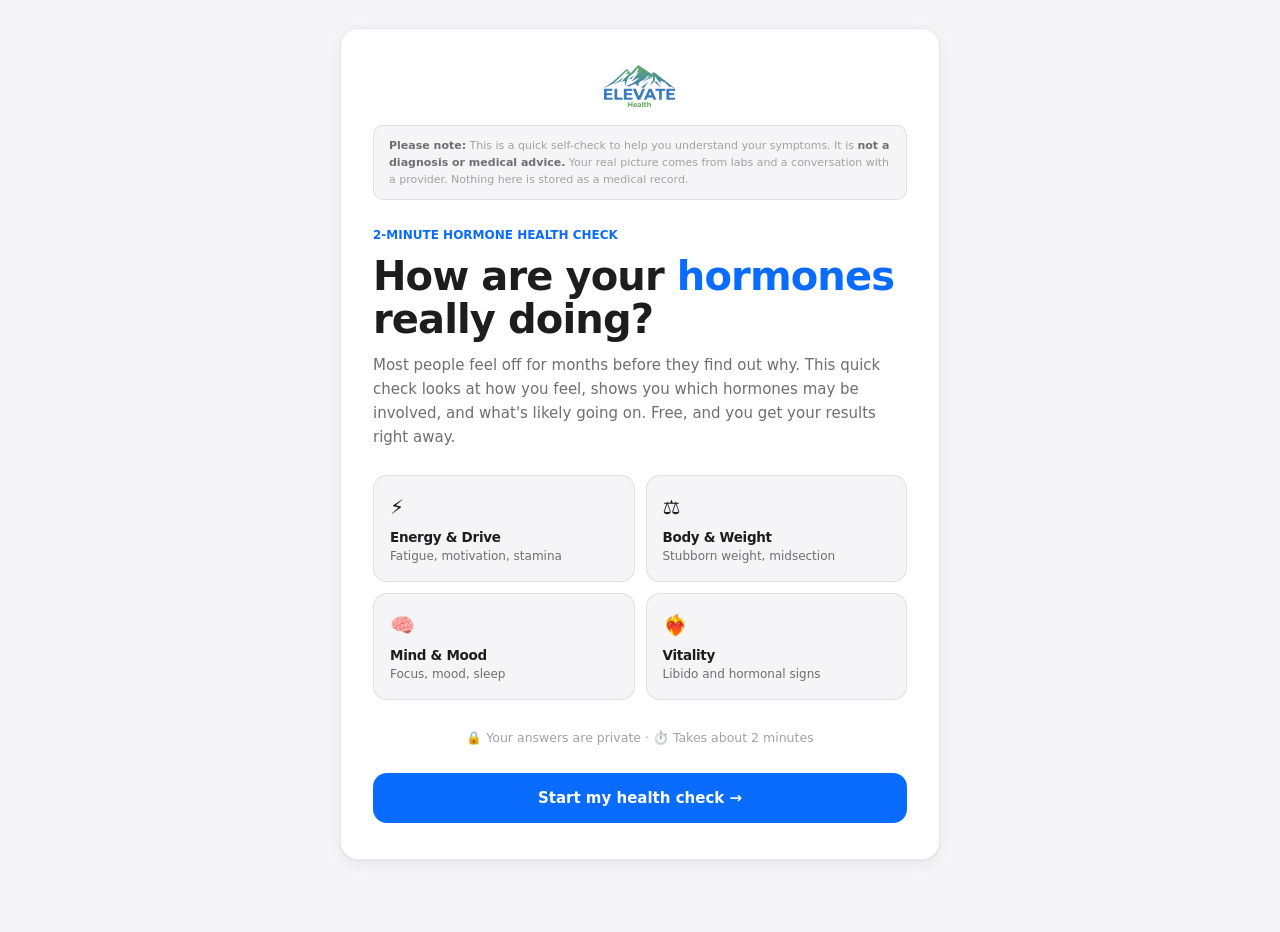
<file: elevate_hormone_health_check.html>
<!DOCTYPE html>
<html lang="en">
<head>
<meta charset="UTF-8">
<meta name="viewport" content="width=device-width, initial-scale=1.0">
<title>Hormone Health Check | Elevate Health & Hormones</title>
<style>
:root{
  --bg:#FFFFFF;--bg-2:#F5F5F7;--bg-3:#ECECEF;
  --ink:#1D1D1F;--ink-soft:#6E6E73;--ink-mute:#A1A1A6;
  --blue:#0A6CFF;--blue-2:#0858D6;--blue-3:#4E97FF;--blue-tint:#E8F0FF;
  --mint:#1FB87E;--mint-2:#138A5E;--mint-tint:#E2F5EC;
  --amber:#E8920A;--amber-tint:#FBF0DD;--red:#E5484D;--red-tint:#FBE9E9;
  --rule:rgba(0,0,0,0.09);--rule-soft:rgba(0,0,0,0.05);
  --shadow:0 1px 2px rgba(0,0,0,0.04),0 4px 16px rgba(0,0,0,0.06);
  --r-sm:10px;--r-md:14px;--r-lg:18px;--r-pill:980px;
  --display:-apple-system,BlinkMacSystemFont,"SF Pro Display","Inter",ui-sans-serif,system-ui,sans-serif;
  --sans:-apple-system,BlinkMacSystemFont,"SF Pro Text","Inter",ui-sans-serif,system-ui,sans-serif;
  --mono:ui-monospace,"SF Mono","JetBrains Mono",monospace;
}
*,*::before,*::after{margin:0;padding:0;box-sizing:border-box}
html{font-size:16px;-webkit-font-smoothing:antialiased;text-rendering:optimizeLegibility}
body{font-family:var(--sans);background:var(--bg-2);color:var(--ink);line-height:1.55;min-height:100vh}
h1,h2,h3,h4{font-family:var(--display);font-weight:600;letter-spacing:-0.022em;line-height:1.08}
a{color:inherit;text-decoration:none}
button{font-family:inherit;cursor:pointer}
.wrap{max-width:640px;margin:0 auto;padding:28px 20px 72px}
.card-shell{background:var(--bg);border:1px solid var(--rule);border-radius:var(--r-lg);box-shadow:var(--shadow);padding:36px 32px}
@media(max-width:560px){.card-shell{padding:26px 20px}.wrap{padding:18px 14px 56px}}
.brandbar{display:flex;align-items:center;justify-content:center;margin-bottom:18px}
.brandbar img{height:42px;width:auto}
.disclaimer{background:var(--bg-2);border:1px solid var(--rule);border-radius:var(--r-sm);padding:11px 15px;margin-bottom:26px}
.disclaimer p{font-size:11px;color:var(--ink-mute);line-height:1.55}
.disclaimer strong{color:var(--ink-soft)}
.screen{display:none;animation:fade .4s ease}
.screen.active{display:block}
@keyframes fade{from{opacity:0;transform:translateY(10px)}to{opacity:1;transform:translateY(0)}}
.eyebrow{font-size:12px;font-weight:600;color:var(--blue);margin-bottom:10px}
h1{font-size:clamp(28px,5vw,40px);margin-bottom:12px}
h2{font-size:clamp(22px,3.4vw,30px);margin-bottom:8px}
.sub{font-size:15px;color:var(--ink-soft);line-height:1.6;margin-bottom:26px}
.prog-wrap{margin-bottom:26px}
.prog-top{display:flex;justify-content:space-between;align-items:center;margin-bottom:8px}
.prog-label{font-size:13px;font-weight:600;color:var(--ink)}
.prog-count{font-size:12px;color:var(--ink-mute);font-family:var(--mono)}
.prog-bar{height:5px;background:var(--bg-3);border-radius:3px;overflow:hidden}
.prog-fill{height:100%;background:var(--blue);border-radius:3px;transition:width .4s cubic-bezier(.2,.7,0,1)}
.qtag{display:inline-flex;align-items:center;gap:7px;font-size:11px;font-weight:600;color:var(--ink-soft);background:var(--bg-2);border:1px solid var(--rule);padding:5px 11px;border-radius:var(--r-pill);margin-bottom:14px}
.qtag .ic{font-size:13px}
.qtext{font-size:19px;font-weight:600;font-family:var(--display);letter-spacing:-0.018em;line-height:1.3;margin-bottom:8px;color:var(--ink)}
.qhelp{font-size:13.5px;color:var(--ink-soft);margin-bottom:18px;line-height:1.5}
.option{background:var(--bg);border:1.5px solid var(--rule);border-radius:var(--r-md);padding:15px 17px;cursor:pointer;transition:all .16s;display:flex;align-items:center;gap:13px;margin-bottom:9px}
.option:hover{border-color:var(--blue-3);background:var(--blue-tint)}
.option.selected{border-color:var(--blue);background:var(--blue-tint)}
.option .dot{width:20px;height:20px;min-width:20px;border-radius:50%;border:2px solid var(--ink-mute);transition:all .16s;display:flex;align-items:center;justify-content:center}
.option.selected .dot{border-color:var(--blue);background:var(--blue)}
.option .dot::after{content:'';width:8px;height:8px;border-radius:50%;background:#fff;opacity:0;transition:opacity .16s}
.option.selected .dot::after{opacity:1}
.option span{font-size:14.5px;color:var(--ink-soft);transition:color .16s}
.option.selected span{color:var(--ink);font-weight:500}
/* checkbox variant for women's clusters */
.check{background:var(--bg);border:1.5px solid var(--rule);border-radius:var(--r-sm);padding:12px 15px;cursor:pointer;transition:all .14s;display:flex;align-items:flex-start;gap:12px;margin-bottom:8px}
.check:hover{border-color:var(--blue-3);background:var(--blue-tint)}
.check.checked{border-color:var(--blue);background:var(--blue-tint)}
.check .box{width:20px;height:20px;min-width:20px;border-radius:6px;border:2px solid var(--ink-mute);transition:all .14s;display:flex;align-items:center;justify-content:center;margin-top:1px}
.check.checked .box{border-color:var(--blue);background:var(--blue)}
.check .box svg{opacity:0;transition:opacity .14s}
.check.checked .box svg{opacity:1}
.check span{font-size:14px;color:var(--ink-soft);line-height:1.4;transition:color .14s}
.check.checked span{color:var(--ink);font-weight:500}
.none-row{margin-top:4px}
.cluster-count{font-size:12px;color:var(--ink-mute);margin:2px 0 16px;font-family:var(--mono)}
.fork-grid{display:grid;grid-template-columns:1fr 1fr;gap:12px;margin-bottom:8px}
.fork-card{background:var(--bg);border:1.5px solid var(--rule);border-radius:var(--r-md);padding:26px 18px;text-align:center;cursor:pointer;transition:all .16s}
.fork-card:hover{border-color:var(--blue-3);background:var(--blue-tint);transform:translateY(-2px)}
.fork-card .fic{font-size:34px;margin-bottom:10px}
.fork-card .fname{font-size:16px;font-weight:600;font-family:var(--display);color:var(--ink)}
@media(max-width:440px){.fork-grid{grid-template-columns:1fr}}
.nav-row{display:flex;gap:11px;margin-top:26px}
.btn-back{background:var(--bg);border:1px solid var(--rule);border-radius:var(--r-md);padding:13px 24px;color:var(--ink-soft);font-size:14px;font-weight:500;transition:all .16s}
.btn-back:hover{border-color:var(--ink-mute);color:var(--ink)}
.btn-next{background:var(--blue);border:none;border-radius:var(--r-md);padding:13px 34px;color:#fff;font-size:14px;font-weight:600;transition:all .16s;flex:1}
.btn-next:hover{background:var(--blue-2)}
.btn-next:disabled{background:var(--bg-3);color:var(--ink-mute);cursor:not-allowed}
.btn-cta{background:var(--blue);border:none;border-radius:var(--r-md);padding:16px 36px;color:#fff;font-size:15px;font-weight:600;transition:all .16s;display:inline-flex;align-items:center;justify-content:center;gap:8px;width:100%}
.btn-cta:hover{background:var(--blue-2);transform:translateY(-1px)}
.feat-grid{display:grid;grid-template-columns:1fr 1fr;gap:11px;margin-bottom:28px}
.feat{background:var(--bg-2);border:1px solid var(--rule);border-radius:var(--r-md);padding:16px 16px}
.feat .ic{font-size:20px;margin-bottom:7px}
.feat h3{font-size:13.5px;font-weight:600;font-family:var(--display);color:var(--ink);margin-bottom:3px}
.feat p{font-size:12px;color:var(--ink-soft);line-height:1.45}
@media(max-width:480px){.feat-grid{grid-template-columns:1fr}}
.meta-line{font-size:12.5px;color:var(--ink-mute);display:flex;align-items:center;gap:7px;margin-bottom:26px;justify-content:center}
.gate{text-align:center}
.blur-score{font-family:var(--mono);font-size:64px;font-weight:700;color:var(--blue);filter:blur(11px);margin:14px 0 6px;user-select:none}
.gate .sub{max-width:430px;margin-left:auto;margin-right:auto}
.input-group{display:flex;flex-direction:column;gap:10px;max-width:380px;margin:22px auto 14px}
.input-group input{background:var(--bg);border:1.5px solid var(--rule);border-radius:var(--r-md);padding:14px 16px;color:var(--ink);font-family:var(--sans);font-size:15px;outline:none;transition:border-color .16s;width:100%}
.input-group input:focus{border-color:var(--blue)}
.input-group input::placeholder{color:var(--ink-mute)}
.gate-fine{font-size:11px;color:var(--ink-mute);margin-top:6px;line-height:1.5}
.ring-wrap{display:flex;justify-content:center;margin:8px 0 4px}
.ring{position:relative;width:188px;height:188px}
.ring svg{transform:rotate(-90deg)}
.ring .bg-ring{fill:none;stroke:var(--bg-3);stroke-width:11}
.ring .fg-ring{fill:none;stroke:var(--blue);stroke-width:11;stroke-linecap:round;transition:stroke-dashoffset 1.4s cubic-bezier(.2,.7,0,1)}
.ring-center{position:absolute;inset:0;display:flex;flex-direction:column;align-items:center;justify-content:center}
.ring-num{font-family:var(--mono);font-size:48px;font-weight:700;color:var(--ink)}
.ring-of{font-size:12px;color:var(--ink-mute);font-family:var(--mono);margin-top:-2px}
.tier-badge{display:inline-flex;align-items:center;gap:8px;padding:8px 18px;border-radius:var(--r-pill);font-size:13px;font-weight:700;letter-spacing:.3px;margin:14px 0 6px}
.tier-strong{background:var(--mint-tint);color:var(--mint-2)}
.tier-slipping{background:var(--blue-tint);color:var(--blue-2)}
.tier-low{background:var(--amber-tint);color:var(--amber)}
.tier-empty{background:var(--red-tint);color:var(--red)}
.headline-card{background:var(--bg-2);border:1px solid var(--rule);border-radius:var(--r-md);padding:20px 22px;margin:22px 0;text-align:left}
.headline-card .hl-label{font-size:11px;font-weight:600;color:var(--blue);margin-bottom:7px}
.headline-card h3{font-size:18px;font-weight:600;font-family:var(--display);color:var(--ink);margin-bottom:8px;line-height:1.25}
.headline-card p{font-size:13.5px;color:var(--ink-soft);line-height:1.6}
.bars-sec{margin:26px 0}
.bars-title{font-size:13px;font-weight:600;color:var(--ink);margin-bottom:16px;display:flex;align-items:center;gap:8px}
.bar-row{margin-bottom:15px}
.bar-top{display:flex;align-items:center;justify-content:space-between;margin-bottom:6px}
.bar-name{font-size:13px;font-weight:500;color:var(--ink);display:flex;align-items:center;gap:7px}
.bar-name .ic{font-size:14px}
.bar-pct{font-family:var(--mono);font-size:13px;font-weight:700}
.focus-tag{font-size:9px;font-weight:700;color:var(--amber);background:var(--amber-tint);padding:3px 8px;border-radius:var(--r-pill);letter-spacing:.4px;margin-left:8px}
.bar-track{height:8px;background:var(--bg-3);border-radius:4px;overflow:hidden}
.bar-fill{height:100%;border-radius:4px;transition:width 1s cubic-bezier(.2,.7,0,1) .25s}
/* women's lit-up cluster list */
.lit-sec{margin:26px 0}
.lit-row{display:flex;align-items:center;justify-content:space-between;background:var(--bg-2);border:1px solid var(--rule);border-radius:var(--r-md);padding:13px 16px;margin-bottom:9px}
.lit-row.hot{border-color:var(--amber);background:var(--amber-tint)}
.lit-name{font-size:14px;font-weight:600;color:var(--ink)}
.lit-meta{font-size:12px;color:var(--ink-soft);margin-top:2px}
.lit-count{font-family:var(--mono);font-size:15px;font-weight:700;color:var(--blue);min-width:54px;text-align:right}
.lit-row.hot .lit-count{color:var(--amber)}
.cta-box{background:var(--blue);border-radius:var(--r-lg);padding:26px 26px;margin:28px 0 8px;text-align:center}
.cta-box h3{font-size:19px;font-weight:600;color:#fff;margin-bottom:8px;font-family:var(--display)}
.cta-box p{font-size:13.5px;color:rgba(255,255,255,.9);line-height:1.6;margin-bottom:18px}
.cta-box .btn-cta{background:#fff;color:var(--blue)}
.cta-box .btn-cta:hover{background:#f0f5ff}
.cta-fine{font-size:11.5px;color:rgba(255,255,255,.78);margin-top:13px}
.final-disc{background:var(--bg-2);border:1px solid var(--rule);border-radius:var(--r-sm);padding:15px 18px;margin-top:30px}
.final-disc p{font-size:10.5px;color:var(--ink-mute);line-height:1.7}
.final-disc strong{color:var(--ink-soft)}
.confirm-mail{font-size:12.5px;color:var(--mint-2);background:var(--mint-tint);border-radius:var(--r-sm);padding:11px 15px;margin-top:18px;text-align:center;font-weight:500}
</style>
</head>
<body>
<div class="wrap">
<div class="card-shell">

  <div class="brandbar"><img src="[data-uri]" alt="Elevate Health & Hormones"></div>
  <div class="disclaimer"><p><strong>Please note:</strong> This is a quick self-check to help you understand your symptoms. It is <strong>not a diagnosis or medical advice.</strong> Your real picture comes from labs and a conversation with a provider. Nothing here is stored as a medical record.</p></div>

  <!-- INTRO -->
  <div class="screen active" id="s-intro">
    <div class="eyebrow">2-MINUTE HORMONE HEALTH CHECK</div>
    <h1>How are your <span style="color:var(--blue)">hormones</span> really doing?</h1>
    <p class="sub">Most people feel off for months before they find out why. This quick check looks at how you feel, shows you which hormones may be involved, and what's likely going on. Free, and you get your results right away.</p>
    <div class="feat-grid">
      <div class="feat"><div class="ic">⚡</div><h3>Energy &amp; Drive</h3><p>Fatigue, motivation, stamina</p></div>
      <div class="feat"><div class="ic">⚖️</div><h3>Body &amp; Weight</h3><p>Stubborn weight, midsection</p></div>
      <div class="feat"><div class="ic">🧠</div><h3>Mind &amp; Mood</h3><p>Focus, mood, sleep</p></div>
      <div class="feat"><div class="ic">❤️‍🔥</div><h3>Vitality</h3><p>Libido and hormonal signs</p></div>
    </div>
    <div class="meta-line">🔒 Your answers are private · ⏱️ Takes about 2 minutes</div>
    <button class="btn-cta" onclick="startQuiz()">Start my health check →</button>
  </div>

  <!-- QUESTIONS -->
  <div class="screen" id="s-quiz">
    <div class="prog-wrap">
      <div class="prog-top"><span class="prog-label" id="q-domain">—</span><span class="prog-count" id="q-count">1</span></div>
      <div class="prog-bar"><div class="prog-fill" id="q-fill" style="width:0%"></div></div>
    </div>
    <div id="q-body"></div>
    <div class="nav-row">
      <button class="btn-back" id="q-back" onclick="prevQ()">Back</button>
      <button class="btn-next" id="q-next" onclick="nextQ()" disabled>Continue</button>
    </div>
  </div>

  <!-- EMAIL GATE -->
  <div class="screen" id="s-gate">
    <div class="gate">
      <h2>Your results are ready</h2>
      <div class="blur-score" id="blur-score">72</div>
      <p class="sub">Enter your name and email to see your full results, which hormones may be involved, and what's likely driving how you feel. We'll send you a copy too.</p>
      <div class="input-group">
        <input type="text" id="g-name" placeholder="First name" autocomplete="given-name">
        <input type="email" id="g-email" placeholder="Email address" autocomplete="email">
      </div>
      <button class="btn-cta" onclick="submitGate()">Show my results →</button>
      <p class="gate-fine">🔒 We'll never share your info. No spam — just your results and how we can help.</p>
    </div>
  </div>

  <!-- RESULTS -->
  <div class="screen" id="s-results">
    <div style="text-align:center">
      <div class="eyebrow" id="r-greet">YOUR HORMONE HEALTH CHECK</div>
      <div class="ring-wrap"><div class="ring">
        <svg width="188" height="188" viewBox="0 0 188 188">
          <circle class="bg-ring" cx="94" cy="94" r="82"></circle>
          <circle class="fg-ring" id="r-ring" cx="94" cy="94" r="82"></circle>
        </svg>
        <div class="ring-center"><div class="ring-num" id="r-num">0</div><div class="ring-of">out of 100</div></div>
      </div></div>
      <div class="tier-badge" id="r-tier">—</div>
    </div>
    <div class="headline-card">
      <div class="hl-label" id="r-hl-label">WHAT YOUR ANSWERS POINT TO</div>
      <h3 id="r-hl-title">—</h3>
      <p id="r-hl-body">—</p>
    </div>
    <div id="r-detail"></div>
    <div class="cta-box">
      <h3 id="r-cta-title">Find out what's really going on</h3>
      <p id="r-cta-body">Your free call is the next step. A few minutes with our team — we'll look at your check together, point out what's likely driving how you feel, and walk you through how we'd help. Starts with labs, no pressure.</p>
      <button class="btn-cta" onclick="bookCall()">Book my free call →</button>
      <p class="cta-fine">5–15 minutes · No cost · No commitment</p>
    </div>
    <div class="confirm-mail" id="r-mail-confirm" style="display:none">✓ A copy of your results is on its way to your inbox.</div>
    <div class="final-disc"><p><strong>Disclaimer:</strong> This self-check is for educational purposes only and is not medical advice, diagnosis, or treatment. Results are based only on your answers and do not reflect your actual hormone levels, which require lab testing. No information here should be used to start, stop, or change any treatment. Always consult a qualified healthcare provider. Elevate Health &amp; Hormones does not store this self-check as part of your medical record.</p></div>
  </div>

</div>
</div>

<script>
/* ============================================================
   ELEVATE HORMONE HEALTH CHECK v2
   Men's path: 4-domain scored model (unchanged).
   Women's path: per-hormone symptom-cluster CHECKLIST model.
     - 8 hormone clusters, each a checkbox list of her JotForm symptoms.
     - The DENSITY of checks across clusters is the conversion mechanism
       (self-identification). Each checked symptom logs as a tag in GHL.
     - Still non-diagnostic. CTA = book the free call. No protocols/compounds.
   NO PHI stored.
   ============================================================ */

/* ---------- MEN: 4-domain scored ---------- */
const DOMAINS = {
  energy:{name:'Energy & Drive',ic:'⚡'}, body:{name:'Body & Weight',ic:'⚖️'},
  mind:{name:'Mind & Mood',ic:'🧠'}, vital:{name:'Vitality',ic:'❤️‍🔥'}
};
const DOMAIN_ORDER=['energy','body','mind','vital'];
function Q(domain,text,opts){return{domain,text,options:opts};}
const MEN_Q=[
  Q('energy',"How often do you feel tired, even after a full night's sleep?",[
    {label:'Almost every day — I never feel rested',score:0},{label:'Several days a week',score:1},
    {label:'Once in a while',score:2},{label:'Rarely — I wake up rested',score:3}]),
  Q('energy',"How would you rate your get-up-and-go — your drive and motivation lately?",[
    {label:'Gone — I push through on empty',score:0},{label:'Lower than it used to be',score:1},
    {label:'Pretty good most days',score:2},{label:'Strong — I feel driven',score:3}]),
  Q('body',"How hard is it to manage your weight, especially around your midsection?",[
    {label:"Very hard — it won't budge no matter what",score:0},{label:'Harder than it should be',score:1},
    {label:'A little, but manageable',score:2},{label:'Not an issue for me',score:3}]),
  Q('body',"Compared to a few years ago, how is your strength and body composition?",[
    {label:'Noticeably softer / weaker',score:0},{label:'Slipping a bit',score:1},
    {label:'About the same',score:2},{label:'As good or better',score:3}]),
  Q('mind',"How often do you deal with brain fog or trouble focusing?",[
    {label:'Constantly — I lose my train of thought',score:0},{label:'Often',score:1},
    {label:'Now and then',score:2},{label:'Rarely — I feel sharp',score:3}]),
  Q('mind',"How's your mood and sleep been — irritability, low mood, restless nights?",[
    {label:'Rough on both',score:0},{label:'Up and down',score:1},
    {label:'Mostly steady',score:2},{label:'Good — even and rested',score:3}]),
  Q('vital',"How is your sex drive / libido these days?",[
    {label:'Very low or gone',score:0},{label:'Lower than it used to be',score:1},
    {label:'Decent',score:2},{label:'Strong',score:3}]),
  Q('vital',"Any signs you'd tie to lower testosterone — low drive, performance, recovery?",[
    {label:'Several, and they bother me',score:0},{label:'One or two',score:1},
    {label:'Maybe slightly',score:2},{label:'None really',score:3}]),
];

/* ---------- WOMEN: hormone-cluster checklists ---------- */
const WOMEN_CLUSTERS = [["high_cortisol", "High Cortisol", ["Weight gain, especially around the middle", "Feeling wired, yet exhausted", "Muscle weakness", "Brain fog or fuzzy thinking", "Shaky between meals / can't go a few hours without eating", "Indigestion, ulcers, or acid reflux (GERD)", "Irregular menstrual cycles"]], ["low_cortisol", "Low Cortisol", ["Fuzzy thinking / brain fog", "Frequent headaches", "Agitated, irritable, or weepy before my period", "Bloating in ankles and belly / fluid retention (gain 3-5 lbs before period)", "Swollen or painful breasts", "Weight gain", "Itchy or restless legs, especially at night"]], ["estrogen_dominance", "Estrogen Dominance (High Estrogen)", ["Bloating, puffiness, or water retention", "Weight gain in the hips, midsection & thighs", "Mood swings, PMS, anxiety, or irritability", "Weepiness, sometimes over silly things", "Migraines or other headaches", "Brain fog", "Gallbladder problems (or had it removed)"]], ["low_estrogen", "Low Estrogen", ["Dry skin", "Heart palpitations", "Sun damage more obvious on chest, face & shoulders", "Painful intercourse", "Periods fewer than 3 days", "Recent injuries (wrists, shoulders, lower back, knees) / lost interest in exercise", "Memory loss (walk into a room and forget why, or blank mid-sentence)", "Mood swings or emotional fragility vs. 10 years ago"]], ["excess_androgens", "Excess Androgens", ["Acne or oily skin", "Unwanted hair growth (face, chin, body)", "Thinning hair on the scalp", "Irregular or skipped periods"]], ["low_testosterone", "Low Testosterone", ["Depression, mood swings, or crying easily", "Lack of self-esteem", "Heart palpitations", "Muscle and joint pain", "Weight gain", "Low libido / low drive"]], ["hypothyroid", "Hypothyroid", ["Slow brain, slow thoughts, difficulty concentrating, bad memory", "Cold hands and feet / always cold", "Thinning hair or hair loss", "Constipation", "Fatigue that doesn't improve with rest"]], ["insulin_resistance", "Insulin Resistance", ["Overweight", "Not satisfied after meals / can keep eating when stuffed", "Belly fat (look down and can't see your feet)", "Inflammation / stiffness in joints", "Slow metabolism", "Memory problems", "Poor focus / brain fog", "Low endurance / fatigue"]]];
const WOMEN_GOALS=[
  {key:'energy',label:'Feel more energy / like myself again'},
  {key:'weight',label:"Lose weight that won't come off"},
  {key:'mood',label:'Even out my mood / sleep better'},
  {key:'libido',label:'Improve libido / drive'},
  {key:'off',label:'I just feel off and want answers'},
];

/* ---------- STATE ---------- */
let sex=null, goal=null, current=0, leadData={};
let menAnswers=[], goalDone=false;
let womenChecks={};   // clusterKey -> Set of checked symptom indices
let womenGoal=null;

function show(id){document.querySelectorAll('.screen').forEach(s=>s.classList.remove('active'));document.getElementById(id).classList.add('active');window.scrollTo({top:0,behavior:'smooth'});}

function startQuiz(){ renderFork(); show('s-quiz'); }

/* ----- FORK ----- */
function renderFork(){
  document.getElementById('q-domain').textContent='About you';
  document.getElementById('q-count').textContent='Step 1';
  document.getElementById('q-fill').style.width='8%';
  document.getElementById('q-next').style.display='none';
  document.getElementById('q-body').innerHTML=
    `<div class="qtag"><span class="ic">👤</span> First, who's taking this?</div>
     <div class="qtext">This helps us ask the right questions.</div>
     <div class="fork-grid">
       <div class="fork-card" onclick="pickSex('female')"><div class="fic">♀</div><div class="fname">Woman</div></div>
       <div class="fork-card" onclick="pickSex('male')"><div class="fic">♂</div><div class="fname">Man</div></div>
     </div>`;
  document.getElementById('q-back').onclick=()=>show('s-intro');
}
function pickSex(s){
  sex=s;
  if(s==='male'){ menAnswers=new Array(MEN_Q.length).fill(null); goalDone=false; renderMenGoal(); }
  else { womenChecks={}; WOMEN_CLUSTERS.forEach(c=>womenChecks[c[0]]=new Set()); womenGoal=null; renderWomenGoal(); }
}

/* ================= MEN PATH ================= */
const MEN_GOALS=[
  {key:'energy',label:'Feel more energy / like myself again'},
  {key:'weight',label:"Lose weight that won't come off"},
  {key:'build',label:'Build muscle / recover / perform'},
  {key:'libido',label:'Improve libido / drive'},
  {key:'off',label:'I just feel off and want answers'},
];
function renderMenGoal(){
  current='goal';
  document.getElementById('q-domain').textContent='Your goal';
  document.getElementById('q-count').textContent='Step 2 of 10';
  document.getElementById('q-fill').style.width='18%';
  document.getElementById('q-next').style.display='block';
  document.getElementById('q-next').disabled = goal===null;
  document.getElementById('q-next').textContent='Continue';
  let h=`<div class="qtag"><span class="ic">🎯</span> What brought you here?</div><div class="qtext">What's the main thing you'd want to fix?</div><div id="opts"></div>`;
  document.getElementById('q-body').innerHTML=h;
  const c=document.getElementById('opts');
  MEN_GOALS.forEach(g=>{const d=document.createElement('div');d.className='option'+(goal===g.key?' selected':'');d.innerHTML=`<div class="dot"></div><span>${g.label}</span>`;d.onclick=()=>{goal=g.key;renderMenGoal();};c.appendChild(d);});
  document.getElementById('q-back').onclick=renderFork;
  document.getElementById('q-next').onclick=()=>{current=0;renderMenQ();};
}
function renderMenQ(){
  const q=MEN_Q[current]; const dom=DOMAINS[q.domain];
  document.getElementById('q-domain').textContent=dom.name;
  document.getElementById('q-count').textContent='Step '+(current+3)+' of 10';
  document.getElementById('q-fill').style.width=((current+3)/10*100)+'%';
  document.getElementById('q-next').style.display='block';
  document.getElementById('q-next').textContent = current===MEN_Q.length-1?'See my results':'Continue';
  document.getElementById('q-next').disabled = menAnswers[current]===null;
  document.getElementById('q-body').innerHTML=`<div class="qtag"><span class="ic">${dom.ic}</span> ${dom.name}</div><div class="qtext">${q.text}</div><div id="opts"></div>`;
  const c=document.getElementById('opts');
  q.options.forEach((o,i)=>{const d=document.createElement('div');d.className='option'+(menAnswers[current]===i?' selected':'');d.innerHTML=`<div class="dot"></div><span>${o.label}</span>`;d.onclick=()=>{menAnswers[current]=i;renderMenQ();};c.appendChild(d);});
  document.getElementById('q-back').onclick=()=>{ if(current===0)renderMenGoal(); else{current--;renderMenQ();} };
  document.getElementById('q-next').onclick=()=>{ if(menAnswers[current]===null)return; if(current<MEN_Q.length-1){current++;renderMenQ();} else gotoGate(); };
}
function menScore(){let t=0,m=MEN_Q.length*3;menAnswers.forEach((a,i)=>{if(a!==null)t+=MEN_Q[i].options[a].score;});return Math.round(t/m*100);}
function menDomains(){const acc={};DOMAIN_ORDER.forEach(d=>acc[d]={t:0,max:0});MEN_Q.forEach((q,i)=>{acc[q.domain].max+=3;if(menAnswers[i]!==null)acc[q.domain].t+=q.options[menAnswers[i]].score;});const p={};for(const d in acc)p[d]=Math.round(acc[d].t/acc[d].max*100);return p;}

/* ================= WOMEN PATH ================= */
function renderWomenGoal(){
  current='wgoal';
  document.getElementById('q-domain').textContent='Your goal';
  document.getElementById('q-count').textContent='Step 2 of 10';
  document.getElementById('q-fill').style.width='18%';
  document.getElementById('q-next').style.display='block';
  document.getElementById('q-next').disabled = womenGoal===null;
  document.getElementById('q-next').textContent='Continue';
  document.getElementById('q-body').innerHTML=`<div class="qtag"><span class="ic">🎯</span> What brought you here?</div><div class="qtext">What's the main thing you'd want to fix?</div><div id="opts"></div>`;
  const c=document.getElementById('opts');
  WOMEN_GOALS.forEach(g=>{const d=document.createElement('div');d.className='option'+(womenGoal===g.key?' selected':'');d.innerHTML=`<div class="dot"></div><span>${g.label}</span>`;d.onclick=()=>{womenGoal=g.key;renderWomenGoal();};c.appendChild(d);});
  document.getElementById('q-back').onclick=renderFork;
  document.getElementById('q-next').onclick=()=>{current=0;renderWomenCluster();};
}
function renderWomenCluster(){
  const cl=WOMEN_CLUSTERS[current]; const key=cl[0], name=cl[1], syms=cl[2];
  const step=current+3, total=WOMEN_CLUSTERS.length+2;
  document.getElementById('q-domain').textContent='Symptom check';
  document.getElementById('q-count').textContent='Step '+step+' of '+total;
  document.getElementById('q-fill').style.width=(step/total*100)+'%';
  document.getElementById('q-next').style.display='block';
  document.getElementById('q-next').disabled=false; // checklists can be empty (none apply)
  document.getElementById('q-next').textContent = current===WOMEN_CLUSTERS.length-1?'See my results':'Continue';
  let h=`<div class="qtag"><span class="ic">🩺</span> ${name}</div>
    <div class="qtext">Check anything you've felt lately.</div>
    <div class="qhelp">Be honest — check every one that sounds like you. The more complete your picture, the more useful your results.</div>
    <div id="opts"></div>
    <div class="cluster-count" id="ccount"></div>`;
  document.getElementById('q-body').innerHTML=h;
  const c=document.getElementById('opts');
  const set=womenChecks[key];
  syms.forEach((s,i)=>{
    const d=document.createElement('div');
    d.className='check'+(set.has(i)?' checked':'');
    d.innerHTML=`<div class="box"><svg width="12" height="12" viewBox="0 0 12 12" fill="none"><path d="M2 6L5 9L10 3" stroke="white" stroke-width="2.2" stroke-linecap="round" stroke-linejoin="round"/></svg></div><span>${s}</span>`;
    d.onclick=()=>{ if(set.has(i))set.delete(i); else set.add(i); renderWomenCluster(); };
    c.appendChild(d);
  });
  document.getElementById('ccount').textContent = set.size>0 ? set.size+' checked' : '';
  document.getElementById('q-back').onclick=()=>{ if(current===0)renderWomenGoal(); else{current--;renderWomenCluster();} };
  document.getElementById('q-next').onclick=()=>{ if(current<WOMEN_CLUSTERS.length-1){current++;renderWomenCluster();} else gotoGate(); };
}
function womenTotals(){
  let total=0, max=0, per=[];
  WOMEN_CLUSTERS.forEach(cl=>{const key=cl[0]; const n=womenChecks[key].size; total+=n; max+=cl[2].length; per.push({key,name:cl[1],count:n,of:cl[2].length});});
  return {total,max,per};
}
function womenScore(){
  // score = how OPTIMIZED (inverse of symptom load). 0 checks = 100.
  const t=womenTotals();
  if(t.max===0)return 100;
  return Math.max(0, Math.round((1 - t.total/t.max)*100));
}

/* ================= SHARED ================= */
function gotoGate(){ document.getElementById('blur-score').textContent = sex==='male'?menScore():womenScore(); show('s-gate'); }

function getTier(score){
  if(score>=75)return{name:'Optimized',css:'tier-strong'};
  if(score>=55)return{name:'Slipping',css:'tier-slipping'};
  if(score>=35)return{name:'Running Low',css:'tier-low'};
  return{name:'Running On Empty',css:'tier-empty'};
}

function getLeadPain(){
  if(sex==='male'){
    const pct=menDomains();
    let weak=null,lv=999; DOMAIN_ORDER.forEach(d=>{if(pct[d]<lv){lv=pct[d];weak=d;}});
    if(goal==='weight'||weak==='body')return 'weight-glp1';
    return 'mens-hormone';
  } else {
    if(womenGoal==='weight')return 'weight-glp1';
    return 'womens-hormone';
  }
}

function submitGate(){
  const name=document.getElementById('g-name').value.trim();
  const email=document.getElementById('g-email').value.trim();
  if(!name||!email||!email.includes('@')){alert('Please enter your first name and a valid email.');return;}
  leadData={name,email};
  const score = sex==='male'?menScore():womenScore();
  const tier=getTier(score);
  const lead_pain=getLeadPain();

  /* 🔌 EVERETT — GHL INBOUND WEBHOOK HERE. No PHI in payload.
     Common fields: first_name, email, source:'quiz', sex, score, tier, lead_pain.
     MEN add: goal, dominant_domain.
     WOMEN add: goal (womenGoal), and the per-symptom tags + cluster counts so
     future nurture can target by symptom (Emily's ask). Build the tag array:
        women_symptom_tags = []   // e.g. 'high_cortisol:weight_gain_midsection'
        WOMEN_CLUSTERS.forEach(cl => { const key=cl[0];
          [...womenChecks[key]].forEach(i => women_symptom_tags.push(key+':'+i)); });
        women_cluster_counts = womenTotals().per   // [{key,name,count,of}]
     POST all of it. Then GHL email-1 delivers the emailed copy.
  */

  if(sex==='male') showMenResults(score,tier);
  else showWomenResults(score,tier);
}

function paintRing(score,tier){
  const r=82,circ=2*Math.PI*r;
  const ring=document.getElementById('r-ring');
  ring.style.strokeDasharray=circ; ring.style.strokeDashoffset=circ;
  ring.style.stroke={'tier-strong':'#1FB87E','tier-slipping':'#0A6CFF','tier-low':'#E8920A','tier-empty':'#E5484D'}[tier.css];
  setTimeout(()=>{ring.style.strokeDashoffset=circ*(1-score/100);},120);
  const numEl=document.getElementById('r-num');let n=0;
  const iv=setInterval(()=>{n+=Math.max(1,Math.ceil(score/40));if(n>=score){n=score;clearInterval(iv);}numEl.textContent=n;},28);
  const tb=document.getElementById('r-tier');tb.textContent=tier.name;tb.className='tier-badge '+tier.css;
}

/* ----- MEN results: domain bars ----- */
function showMenResults(score,tier){
  show('s-results');
  document.getElementById('r-greet').textContent = leadData.name?`${leadData.name.toUpperCase()}, HERE'S YOUR CHECK`:'YOUR HORMONE HEALTH CHECK';
  paintRing(score,tier);
  const pct=menDomains(); let weak=null,lv=999; DOMAIN_ORDER.forEach(d=>{if(pct[d]<lv){lv=pct[d];weak=d;}});
  const HL={energy:{t:"A low-energy pattern",b:"Your answers point most to energy and drive — the kind of pattern we often see when hormones and thyroid drift together. It's also the kind that gets brushed off as 'just stress' or 'getting older.' Worth a real look."},
    body:{t:"A metabolic / weight pattern",b:"Your answers point most to body and weight — the stubborn, won't-budge kind. Often less about willpower and more about what's happening with your hormones and metabolism underneath. That's checkable."},
    mind:{t:"A focus, mood & sleep pattern",b:"Your answers point most to mind and mood — the fog, the focus, the restless nights. Some of the first things to shift when hormones are off, and some of the first to improve when they're handled."},
    vital:{t:"A vitality / testosterone pattern",b:"Your answers point most to vitality — drive, libido, recovery. Classic signals that something's shifted, and very readable once we look at the full picture."}};
  document.getElementById('r-hl-title').textContent=HL[weak].t;
  document.getElementById('r-hl-body').textContent=HL[weak].b;
  const det=document.getElementById('r-detail');
  det.innerHTML=`<div class="bars-sec"><div class="bars-title">📊 Your four-area breakdown</div><div id="bars"></div></div>`;
  const bc=document.getElementById('bars');
  DOMAIN_ORDER.forEach(d=>{const dom=DOMAINS[d];const v=pct[d];const isF=(d===weak);
    const col=v>=70?'#1FB87E':v>=45?'#0A6CFF':v>=30?'#E8920A':'#E5484D';
    const row=document.createElement('div');row.className='bar-row';
    row.innerHTML=`<div class="bar-top"><div class="bar-name"><span class="ic">${dom.ic}</span>${dom.name}${isF?'<span class="focus-tag">FOCUS AREA</span>':''}</div><div class="bar-pct" style="color:${col}">${v}</div></div><div class="bar-track"><div class="bar-fill" style="width:0%;background:${col}"></div></div>`;
    bc.appendChild(row); setTimeout(()=>{row.querySelector('.bar-fill').style.width=v+'%';},180);});
  document.getElementById('r-cta-title').textContent={energy:"Let's find out why you're running low",body:"Let's find out what's behind the weight",mind:"Let's clear the fog",vital:"Let's get you feeling like yourself"}[weak];
  document.getElementById('r-mail-confirm').style.display='block';
}

/* ----- WOMEN results: lit-up hormone clusters ----- */
function showWomenResults(score,tier){
  show('s-results');
  document.getElementById('r-greet').textContent = leadData.name?`${leadData.name.toUpperCase()}, HERE'S YOUR CHECK`:'YOUR HORMONE HEALTH CHECK';
  paintRing(score,tier);
  const t=womenTotals();
  const lit=t.per.filter(p=>p.count>0).sort((a,b)=>b.count-a.count);
  const topN=lit.length;
  let hlT, hlB;
  if(topN===0){ hlT="No major symptom pattern today"; hlB="You didn't flag much — that's a good sign. If something's still nagging you, a quick call is the easiest way to get a clear answer."; }
  else {
    const top=lit[0].name;
    hlT=`You're showing signs across ${topN} hormone ${topN===1?'area':'areas'}`;
    hlB=`Your strongest pattern points to ${top.toLowerCase()}, and you flagged symptoms across ${topN} area${topN===1?'':'s'} in total. When symptoms cluster like this, it usually means a few hormones are out of balance together — which is exactly what a full look can sort out.`;
  }
  document.getElementById('r-hl-label').textContent='WHAT YOUR ANSWERS POINT TO';
  document.getElementById('r-hl-title').textContent=hlT;
  document.getElementById('r-hl-body').textContent=hlB;

  const det=document.getElementById('r-detail');
  if(topN>0){
    det.innerHTML=`<div class="lit-sec"><div class="bars-title">🩺 Hormone areas you flagged</div><div id="lit"></div></div>`;
    const lc=document.getElementById('lit');
    const maxc=lit[0].count;
    lit.forEach(p=>{
      const hot=(p.count===maxc);
      const row=document.createElement('div');
      row.className='lit-row'+(hot?' hot':'');
      row.innerHTML=`<div><div class="lit-name">${p.name}</div><div class="lit-meta">${p.count} of ${p.of} symptoms</div></div><div class="lit-count">${p.count}/${p.of}</div>`;
      lc.appendChild(row);
    });
  } else { det.innerHTML=''; }
  document.getElementById('r-cta-title').textContent = topN>0?"Let's connect the dots":"Let's make sure you're good";
  document.getElementById('r-mail-confirm').style.display='block';
}

function bookCall(){
  /* 🔌 EVERETT — GHL calendar booking link ({{consult_link}}). */
  const CONSULT_URL='#REPLACE_WITH_GHL_CALENDAR_LINK';
  window.location.href=CONSULT_URL;
}
</script>
</body>
</html>
</file>
